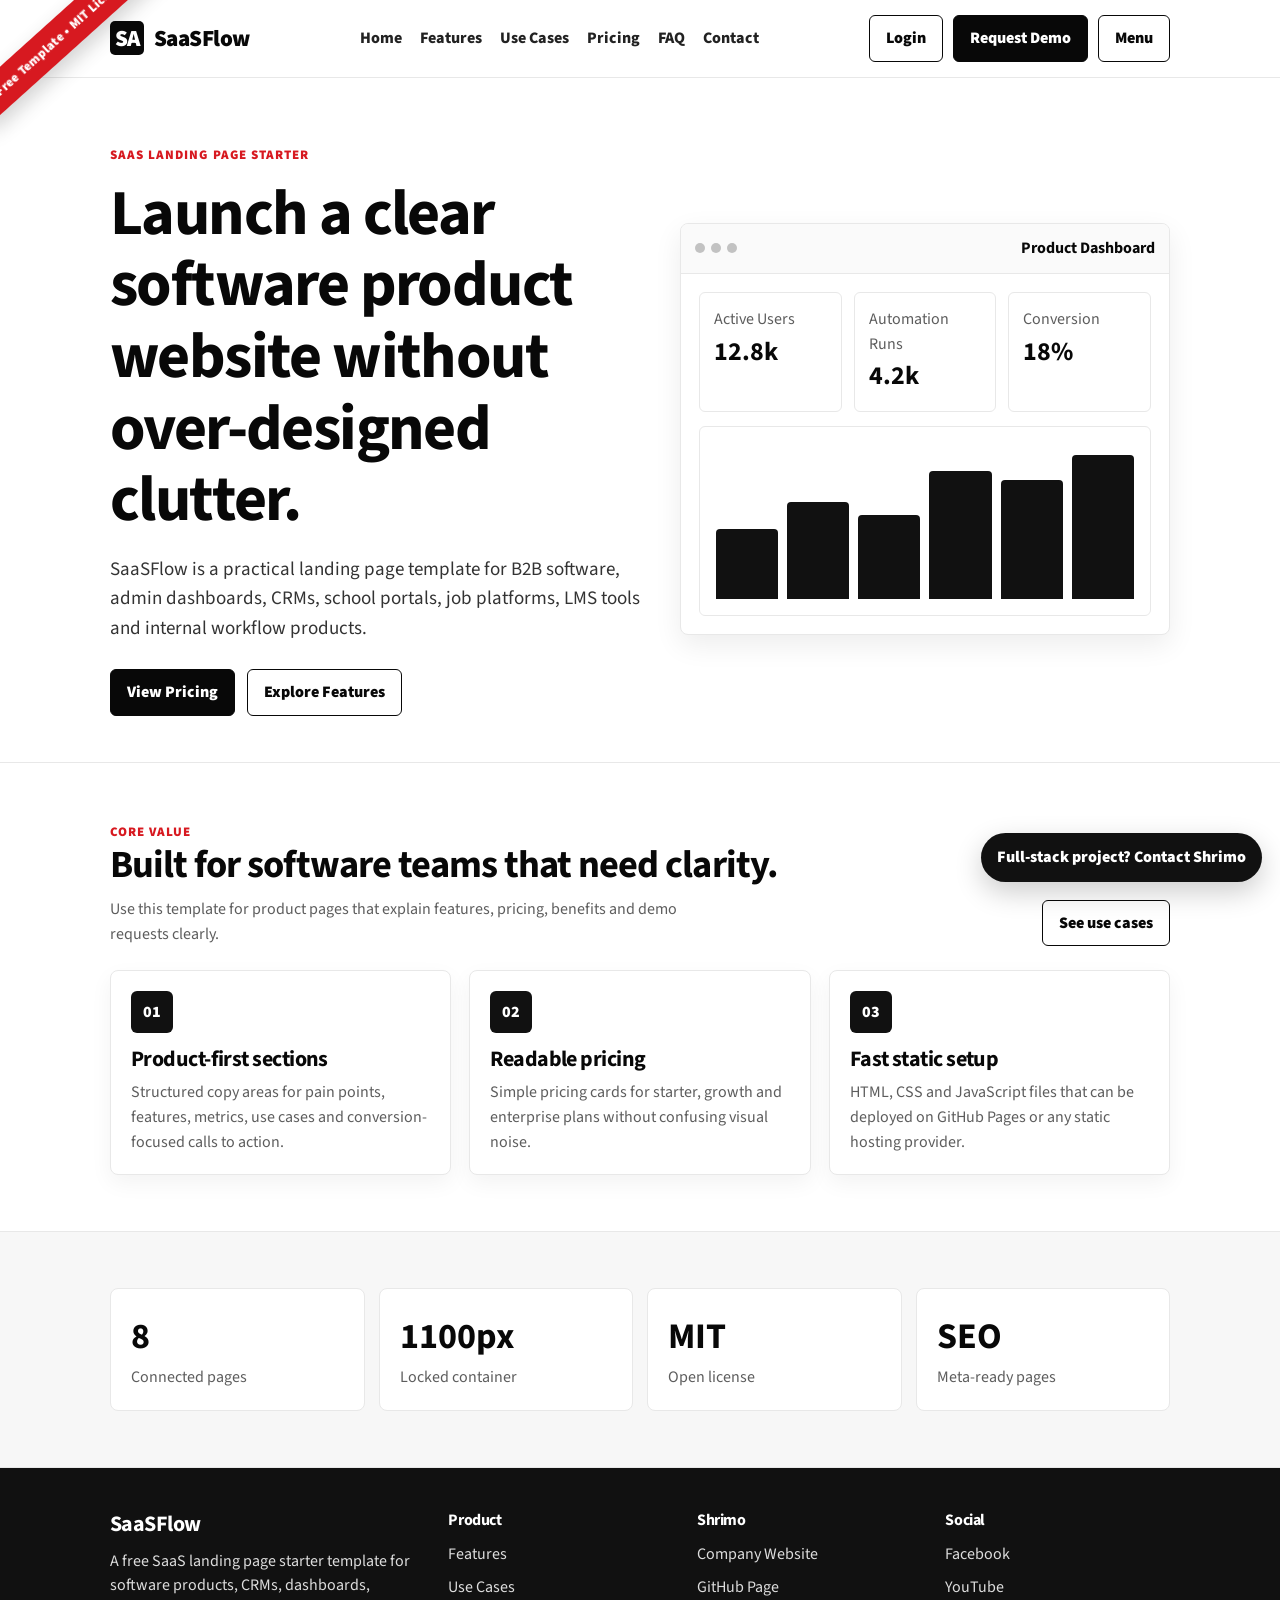
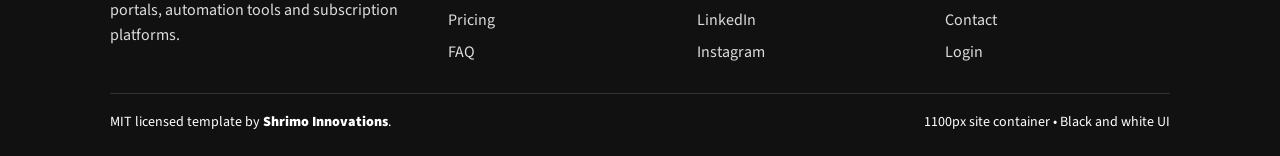
<file: index.html>
<!DOCTYPE html>
<html lang="en">
<head>
  <meta charset="UTF-8" />
  <meta name="viewport" content="width=device-width, initial-scale=1.0" />
  <title>SaaS Landing Page Starter Template - Free HTML Tailwind Website</title>
  <meta name="description" content="A free black and white SaaS landing page starter template for software products, dashboards, CRMs, portals and subscription tools." />
  <meta name="keywords" content="SaaS landing page template, free SaaS website, software landing page, product landing page, Shrimo Innovations" />
  <meta name="author" content="Shrimo Innovations" />
  <link rel="canonical" href="https://example.com/index.html" />
  <meta property="og:title" content="SaaS Landing Page Starter Template - Free HTML Tailwind Website" />
  <meta property="og:description" content="A free black and white SaaS landing page starter template for software products, dashboards, CRMs, portals and subscription tools." />
  <meta property="og:type" content="website" />
  <meta property="og:url" content="https://example.com/index.html" />
  <meta name="twitter:card" content="summary" />
  <meta name="twitter:title" content="SaaS Landing Page Starter Template - Free HTML Tailwind Website" />
  <meta name="twitter:description" content="A free black and white SaaS landing page starter template for software products, dashboards, CRMs, portals and subscription tools." />
  <link rel="preconnect" href="https://fonts.googleapis.com">
  <link rel="preconnect" href="https://fonts.gstatic.com" crossorigin>
  <link href="https://fonts.googleapis.com/css2?family=Source+Sans+3:wght@400;500;600;700;800;900&display=swap" rel="stylesheet">
  <link rel="stylesheet" href="assets/css/styles.css" />
</head>
<body>
<div class="free-ribbon">Free Template • MIT License</div>
<header class="header">
  <div class="site-container navbar">
    <a href="index.html" class="brand"><span class="brand-mark">SA</span><span>SaaSFlow</span></a>
    <nav class="nav-links" data-nav-links>
<a href="index.html">Home</a>
<a href="features.html">Features</a>
<a href="use-cases.html">Use Cases</a>
<a href="pricing.html">Pricing</a>
<a href="faq.html">FAQ</a>
<a href="contact.html">Contact</a>
</nav>
    <div class="nav-actions">
      <a class="btn" href="login.html">Login</a>
      <a class="btn btn-primary" href="contact.html">Request Demo</a>
      <button class="btn mobile-toggle" data-nav-toggle>Menu</button>
    </div>
  </div>
</header>

<main>
  <section class="hero">
    <div class="site-container hero-grid">
      <div>
        <span class="kicker">SaaS Landing Page Starter</span>
        <h1>Launch a clear software product website without over-designed clutter.</h1>
        <p class="lead">SaaSFlow is a practical landing page template for B2B software, admin dashboards, CRMs, school portals, job platforms, LMS tools and internal workflow products.</p>
        <div class="hero-actions">
          <a class="btn btn-primary" href="pricing.html">View Pricing</a>
          <a class="btn" href="features.html">Explore Features</a>
        </div>
      </div>
      <div class="product-shot">
        <div class="browser-top"><div class="dots"><span></span><span></span><span></span></div><strong>Product Dashboard</strong></div>
        <div class="mock-dashboard">
          <div class="mock-row">
            <div class="mock-card"><p>Active Users</p><strong>12.8k</strong></div>
            <div class="mock-card"><p>Automation Runs</p><strong>4.2k</strong></div>
            <div class="mock-card"><p>Conversion</p><strong>18%</strong></div>
          </div>
          <div class="mock-chart">
            <span style="height:45%"></span><span style="height:62%"></span><span style="height:54%"></span><span style="height:82%"></span><span style="height:76%"></span><span style="height:92%"></span>
          </div>
        </div>
      </div>
    </div>
  </section>

  <section class="section">
    <div class="site-container">
      <div class="section-head">
        <div><span class="kicker">Core Value</span><h2>Built for software teams that need clarity.</h2><p>Use this template for product pages that explain features, pricing, benefits and demo requests clearly.</p></div>
        <a class="btn" href="use-cases.html">See use cases</a>
      </div>
      <div class="grid-3">
        <div class="card card-pad"><div class="icon">01</div><h3>Product-first sections</h3><p>Structured copy areas for pain points, features, metrics, use cases and conversion-focused calls to action.</p></div>
        <div class="card card-pad"><div class="icon">02</div><h3>Readable pricing</h3><p>Simple pricing cards for starter, growth and enterprise plans without confusing visual noise.</p></div>
        <div class="card card-pad"><div class="icon">03</div><h3>Fast static setup</h3><p>HTML, CSS and JavaScript files that can be deployed on GitHub Pages or any static hosting provider.</p></div>
      </div>
    </div>
  </section>

  <section class="section section-soft">
    <div class="site-container stat-grid">
      <div class="stat"><strong>8</strong><p>Connected pages</p></div>
      <div class="stat"><strong>1100px</strong><p>Locked container</p></div>
      <div class="stat"><strong>MIT</strong><p>Open license</p></div>
      <div class="stat"><strong>SEO</strong><p>Meta-ready pages</p></div>
    </div>
  </section>
</main>

<a class="floating-cta" href="https://shrimo.com/" target="_blank" rel="noopener">Full-stack project? Contact Shrimo</a>
<footer class="footer">
  <div class="site-container">
    <div class="footer-grid">
      <div>
        <h3>SaaSFlow</h3>
        <p>A free SaaS landing page starter template for software products, CRMs, dashboards, portals, automation tools and subscription platforms.</p>
      </div>
      <div>
        <h4>Product</h4>
        <ul>
          <li><a href="features.html">Features</a></li>
          <li><a href="use-cases.html">Use Cases</a></li>
          <li><a href="pricing.html">Pricing</a></li>
          <li><a href="faq.html">FAQ</a></li>
        </ul>
      </div>
      <div>
        <h4>Shrimo</h4>
        <ul>
          <li><a href="https://shrimo.com/" target="_blank" rel="noopener">Company Website</a></li>
          <li><a href="https://github.com/shrimo-innovations" target="_blank" rel="noopener">GitHub Page</a></li>
          <li><a href="https://in.linkedin.com/company/shrimo-innovations" target="_blank" rel="noopener">LinkedIn</a></li>
          <li><a href="https://www.instagram.com/shrimo_innovations/" target="_blank" rel="noopener">Instagram</a></li>
        </ul>
      </div>
      <div>
        <h4>Social</h4>
        <ul>
          <li><a href="https://www.facebook.com/shrimoinnovations/" target="_blank" rel="noopener">Facebook</a></li>
          <li><a href="https://www.youtube.com/@shrimo-innovations" target="_blank" rel="noopener">YouTube</a></li>
          <li><a href="contact.html">Contact</a></li>
          <li><a href="login.html">Login</a></li>
        </ul>
      </div>
    </div>
    <div class="credit">
      <span>MIT licensed template by <a href="https://shrimo.com/" target="_blank" rel="noopener">Shrimo Innovations</a>.</span>
      <span>1100px site container • Black and white UI</span>
    </div>
  </div>
</footer>
<script src="assets/js/main.js"></script>
</body>
</html>
</file>
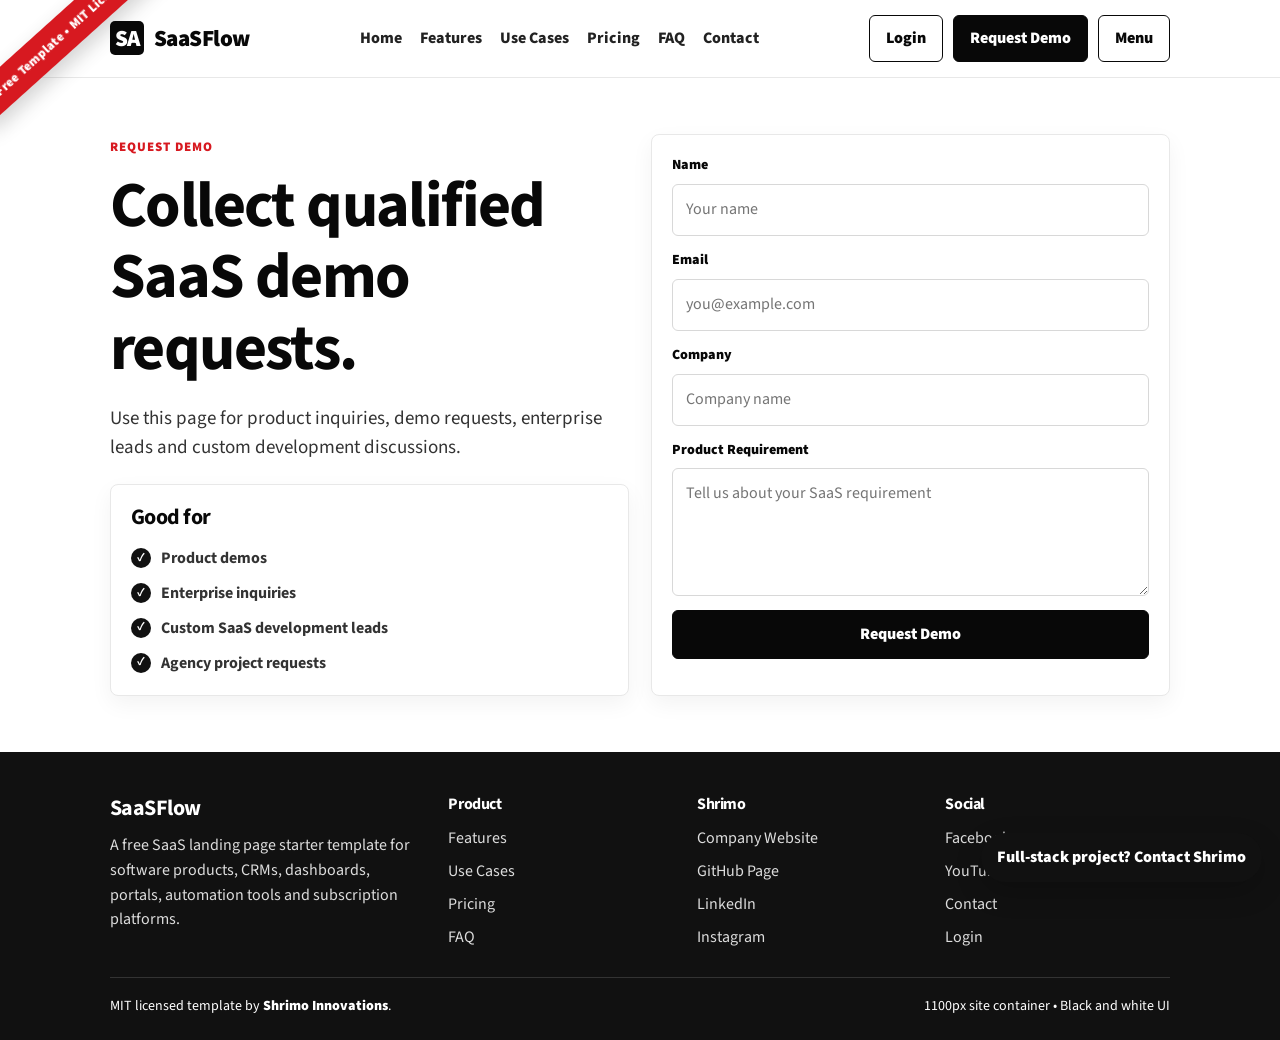
<file: contact.html>
<!DOCTYPE html>
<html lang="en">
<head>
  <meta charset="UTF-8" />
  <meta name="viewport" content="width=device-width, initial-scale=1.0" />
  <title>Contact - SaaS Landing Page Starter Template</title>
  <meta name="description" content="Contact and demo request page for a SaaS landing page starter template." />
  <meta name="keywords" content="SaaS landing page template, free SaaS website, software landing page, product landing page, Shrimo Innovations" />
  <meta name="author" content="Shrimo Innovations" />
  <link rel="canonical" href="https://example.com/contact.html" />
  <meta property="og:title" content="Contact - SaaS Landing Page Starter Template" />
  <meta property="og:description" content="Contact and demo request page for a SaaS landing page starter template." />
  <meta property="og:type" content="website" />
  <meta property="og:url" content="https://example.com/contact.html" />
  <meta name="twitter:card" content="summary" />
  <meta name="twitter:title" content="Contact - SaaS Landing Page Starter Template" />
  <meta name="twitter:description" content="Contact and demo request page for a SaaS landing page starter template." />
  <link rel="preconnect" href="https://fonts.googleapis.com">
  <link rel="preconnect" href="https://fonts.gstatic.com" crossorigin>
  <link href="https://fonts.googleapis.com/css2?family=Source+Sans+3:wght@400;500;600;700;800;900&display=swap" rel="stylesheet">
  <link rel="stylesheet" href="assets/css/styles.css" />
</head>
<body>
<div class="free-ribbon">Free Template • MIT License</div>
<header class="header">
  <div class="site-container navbar">
    <a href="index.html" class="brand"><span class="brand-mark">SA</span><span>SaaSFlow</span></a>
    <nav class="nav-links" data-nav-links>
<a href="index.html">Home</a>
<a href="features.html">Features</a>
<a href="use-cases.html">Use Cases</a>
<a href="pricing.html">Pricing</a>
<a href="faq.html">FAQ</a>
<a href="contact.html">Contact</a>
</nav>
    <div class="nav-actions">
      <a class="btn" href="login.html">Login</a>
      <a class="btn btn-primary" href="contact.html">Request Demo</a>
      <button class="btn mobile-toggle" data-nav-toggle>Menu</button>
    </div>
  </div>
</header>

<main class="section">
  <div class="site-container grid-2">
    <div>
      <span class="kicker">Request Demo</span>
      <h1>Collect qualified SaaS demo requests.</h1>
      <p class="lead">Use this page for product inquiries, demo requests, enterprise leads and custom development discussions.</p>
      <div class="card card-pad" style="margin-top:22px;">
        <h3>Good for</h3>
        <ul class="check-list"><li>Product demos</li><li>Enterprise inquiries</li><li>Custom SaaS development leads</li><li>Agency project requests</li></ul>
      </div>
    </div>
    <form class="card card-pad form-grid" data-demo-form>
      <div class="field"><label>Name</label><input class="input" required placeholder="Your name"></div>
      <div class="field"><label>Email</label><input class="input" type="email" required placeholder="you@example.com"></div>
      <div class="field"><label>Company</label><input class="input" placeholder="Company name"></div>
      <div class="field"><label>Product Requirement</label><textarea class="textarea" required placeholder="Tell us about your SaaS requirement"></textarea></div>
      <button class="btn btn-primary" type="submit">Request Demo</button>
      <p data-form-message></p>
    </form>
  </div>
</main>

<a class="floating-cta" href="https://shrimo.com/" target="_blank" rel="noopener">Full-stack project? Contact Shrimo</a>
<footer class="footer">
  <div class="site-container">
    <div class="footer-grid">
      <div>
        <h3>SaaSFlow</h3>
        <p>A free SaaS landing page starter template for software products, CRMs, dashboards, portals, automation tools and subscription platforms.</p>
      </div>
      <div>
        <h4>Product</h4>
        <ul>
          <li><a href="features.html">Features</a></li>
          <li><a href="use-cases.html">Use Cases</a></li>
          <li><a href="pricing.html">Pricing</a></li>
          <li><a href="faq.html">FAQ</a></li>
        </ul>
      </div>
      <div>
        <h4>Shrimo</h4>
        <ul>
          <li><a href="https://shrimo.com/" target="_blank" rel="noopener">Company Website</a></li>
          <li><a href="https://github.com/shrimo-innovations" target="_blank" rel="noopener">GitHub Page</a></li>
          <li><a href="https://in.linkedin.com/company/shrimo-innovations" target="_blank" rel="noopener">LinkedIn</a></li>
          <li><a href="https://www.instagram.com/shrimo_innovations/" target="_blank" rel="noopener">Instagram</a></li>
        </ul>
      </div>
      <div>
        <h4>Social</h4>
        <ul>
          <li><a href="https://www.facebook.com/shrimoinnovations/" target="_blank" rel="noopener">Facebook</a></li>
          <li><a href="https://www.youtube.com/@shrimo-innovations" target="_blank" rel="noopener">YouTube</a></li>
          <li><a href="contact.html">Contact</a></li>
          <li><a href="login.html">Login</a></li>
        </ul>
      </div>
    </div>
    <div class="credit">
      <span>MIT licensed template by <a href="https://shrimo.com/" target="_blank" rel="noopener">Shrimo Innovations</a>.</span>
      <span>1100px site container • Black and white UI</span>
    </div>
  </div>
</footer>
<script src="assets/js/main.js"></script>
</body>
</html>
</file>
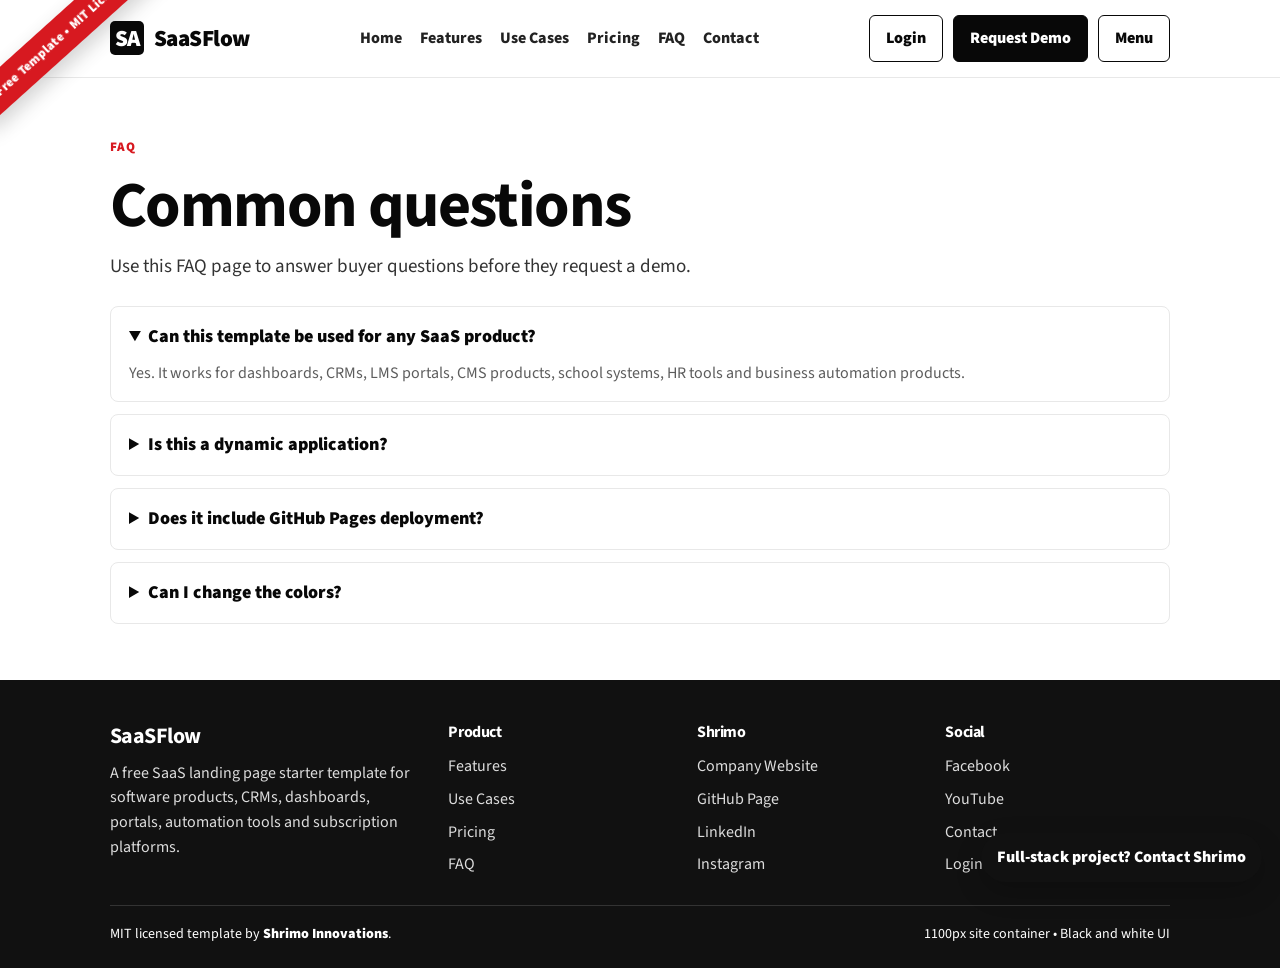
<file: faq.html>
<!DOCTYPE html>
<html lang="en">
<head>
  <meta charset="UTF-8" />
  <meta name="viewport" content="width=device-width, initial-scale=1.0" />
  <title>FAQ - SaaS Landing Page Starter Template</title>
  <meta name="description" content="FAQ page for a SaaS landing page template with common product, deployment and customization questions." />
  <meta name="keywords" content="SaaS landing page template, free SaaS website, software landing page, product landing page, Shrimo Innovations" />
  <meta name="author" content="Shrimo Innovations" />
  <link rel="canonical" href="https://example.com/faq.html" />
  <meta property="og:title" content="FAQ - SaaS Landing Page Starter Template" />
  <meta property="og:description" content="FAQ page for a SaaS landing page template with common product, deployment and customization questions." />
  <meta property="og:type" content="website" />
  <meta property="og:url" content="https://example.com/faq.html" />
  <meta name="twitter:card" content="summary" />
  <meta name="twitter:title" content="FAQ - SaaS Landing Page Starter Template" />
  <meta name="twitter:description" content="FAQ page for a SaaS landing page template with common product, deployment and customization questions." />
  <link rel="preconnect" href="https://fonts.googleapis.com">
  <link rel="preconnect" href="https://fonts.gstatic.com" crossorigin>
  <link href="https://fonts.googleapis.com/css2?family=Source+Sans+3:wght@400;500;600;700;800;900&display=swap" rel="stylesheet">
  <link rel="stylesheet" href="assets/css/styles.css" />
</head>
<body>
<div class="free-ribbon">Free Template • MIT License</div>
<header class="header">
  <div class="site-container navbar">
    <a href="index.html" class="brand"><span class="brand-mark">SA</span><span>SaaSFlow</span></a>
    <nav class="nav-links" data-nav-links>
<a href="index.html">Home</a>
<a href="features.html">Features</a>
<a href="use-cases.html">Use Cases</a>
<a href="pricing.html">Pricing</a>
<a href="faq.html">FAQ</a>
<a href="contact.html">Contact</a>
</nav>
    <div class="nav-actions">
      <a class="btn" href="login.html">Login</a>
      <a class="btn btn-primary" href="contact.html">Request Demo</a>
      <button class="btn mobile-toggle" data-nav-toggle>Menu</button>
    </div>
  </div>
</header>

<main class="section">
  <div class="site-container">
    <div class="section-head"><div><span class="kicker">FAQ</span><h1>Common questions</h1><p class="lead">Use this FAQ page to answer buyer questions before they request a demo.</p></div></div>
    <div class="faq">
      <details open><summary>Can this template be used for any SaaS product?</summary><p>Yes. It works for dashboards, CRMs, LMS portals, CMS products, school systems, HR tools and business automation products.</p></details>
      <details><summary>Is this a dynamic application?</summary><p>No. This is a static frontend starter. You can connect it to a backend when needed.</p></details>
      <details><summary>Does it include GitHub Pages deployment?</summary><p>Yes. The package includes `.github/workflows/static.yml` for automatic GitHub Pages deployment.</p></details>
      <details><summary>Can I change the colors?</summary><p>Yes. The default style is black and white with a red ribbon, but you can customize it for your brand.</p></details>
    </div>
  </div>
</main>

<a class="floating-cta" href="https://shrimo.com/" target="_blank" rel="noopener">Full-stack project? Contact Shrimo</a>
<footer class="footer">
  <div class="site-container">
    <div class="footer-grid">
      <div>
        <h3>SaaSFlow</h3>
        <p>A free SaaS landing page starter template for software products, CRMs, dashboards, portals, automation tools and subscription platforms.</p>
      </div>
      <div>
        <h4>Product</h4>
        <ul>
          <li><a href="features.html">Features</a></li>
          <li><a href="use-cases.html">Use Cases</a></li>
          <li><a href="pricing.html">Pricing</a></li>
          <li><a href="faq.html">FAQ</a></li>
        </ul>
      </div>
      <div>
        <h4>Shrimo</h4>
        <ul>
          <li><a href="https://shrimo.com/" target="_blank" rel="noopener">Company Website</a></li>
          <li><a href="https://github.com/shrimo-innovations" target="_blank" rel="noopener">GitHub Page</a></li>
          <li><a href="https://in.linkedin.com/company/shrimo-innovations" target="_blank" rel="noopener">LinkedIn</a></li>
          <li><a href="https://www.instagram.com/shrimo_innovations/" target="_blank" rel="noopener">Instagram</a></li>
        </ul>
      </div>
      <div>
        <h4>Social</h4>
        <ul>
          <li><a href="https://www.facebook.com/shrimoinnovations/" target="_blank" rel="noopener">Facebook</a></li>
          <li><a href="https://www.youtube.com/@shrimo-innovations" target="_blank" rel="noopener">YouTube</a></li>
          <li><a href="contact.html">Contact</a></li>
          <li><a href="login.html">Login</a></li>
        </ul>
      </div>
    </div>
    <div class="credit">
      <span>MIT licensed template by <a href="https://shrimo.com/" target="_blank" rel="noopener">Shrimo Innovations</a>.</span>
      <span>1100px site container • Black and white UI</span>
    </div>
  </div>
</footer>
<script src="assets/js/main.js"></script>
</body>
</html>
</file>
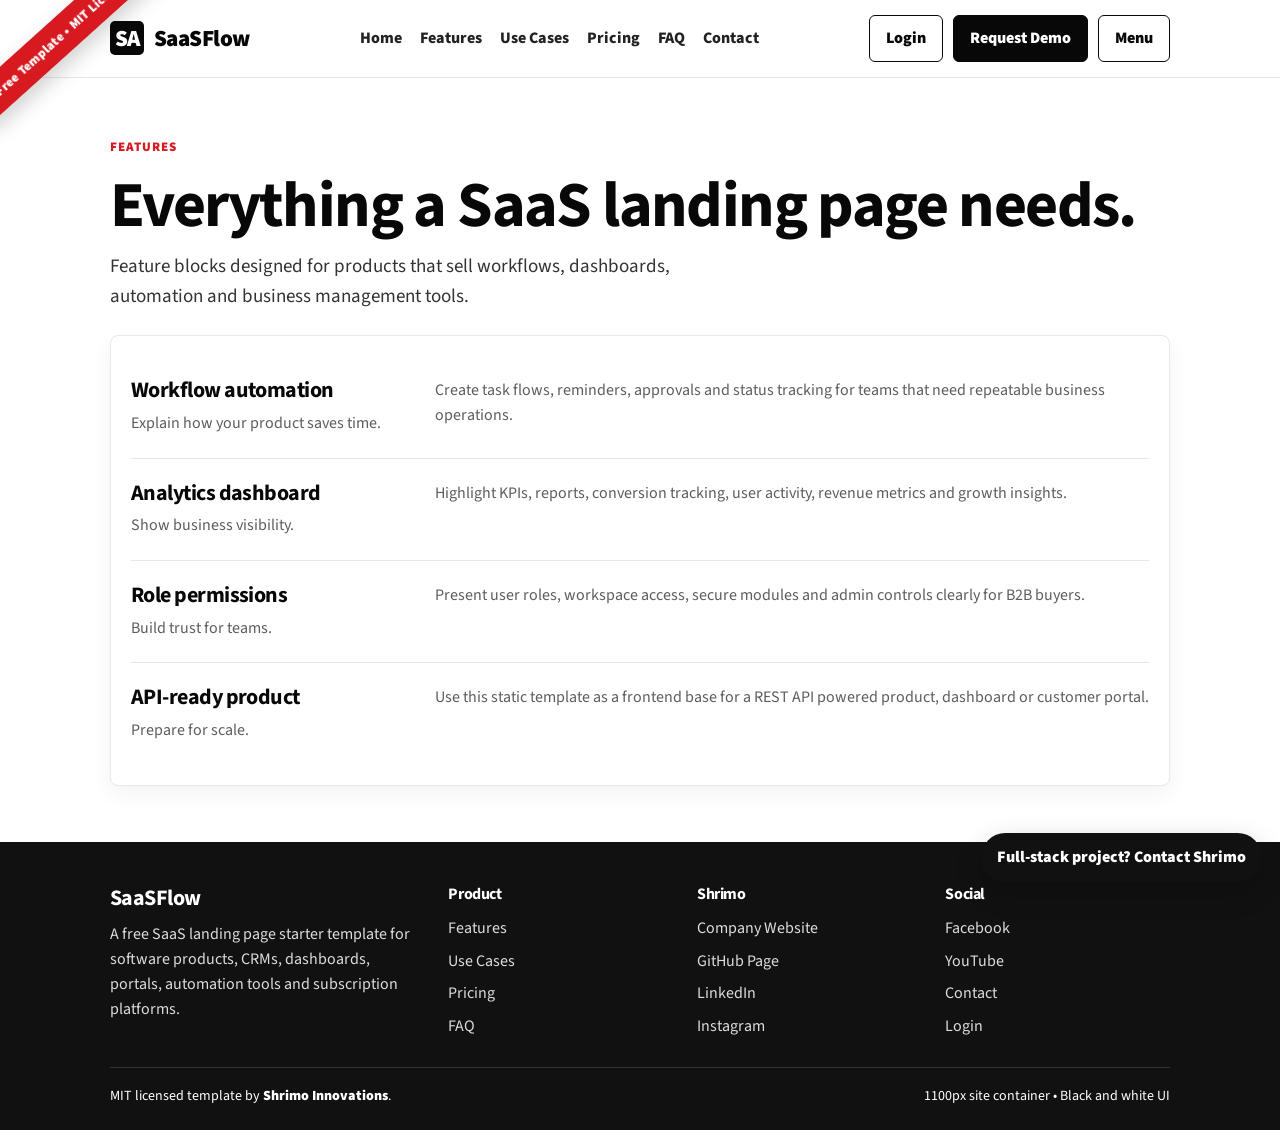
<file: features.html>
<!DOCTYPE html>
<html lang="en">
<head>
  <meta charset="UTF-8" />
  <meta name="viewport" content="width=device-width, initial-scale=1.0" />
  <title>Features - SaaS Landing Page Starter Template</title>
  <meta name="description" content="Feature page for a free SaaS landing page template with product modules, automation, analytics and dashboard sections." />
  <meta name="keywords" content="SaaS landing page template, free SaaS website, software landing page, product landing page, Shrimo Innovations" />
  <meta name="author" content="Shrimo Innovations" />
  <link rel="canonical" href="https://example.com/features.html" />
  <meta property="og:title" content="Features - SaaS Landing Page Starter Template" />
  <meta property="og:description" content="Feature page for a free SaaS landing page template with product modules, automation, analytics and dashboard sections." />
  <meta property="og:type" content="website" />
  <meta property="og:url" content="https://example.com/features.html" />
  <meta name="twitter:card" content="summary" />
  <meta name="twitter:title" content="Features - SaaS Landing Page Starter Template" />
  <meta name="twitter:description" content="Feature page for a free SaaS landing page template with product modules, automation, analytics and dashboard sections." />
  <link rel="preconnect" href="https://fonts.googleapis.com">
  <link rel="preconnect" href="https://fonts.gstatic.com" crossorigin>
  <link href="https://fonts.googleapis.com/css2?family=Source+Sans+3:wght@400;500;600;700;800;900&display=swap" rel="stylesheet">
  <link rel="stylesheet" href="assets/css/styles.css" />
</head>
<body>
<div class="free-ribbon">Free Template • MIT License</div>
<header class="header">
  <div class="site-container navbar">
    <a href="index.html" class="brand"><span class="brand-mark">SA</span><span>SaaSFlow</span></a>
    <nav class="nav-links" data-nav-links>
<a href="index.html">Home</a>
<a href="features.html">Features</a>
<a href="use-cases.html">Use Cases</a>
<a href="pricing.html">Pricing</a>
<a href="faq.html">FAQ</a>
<a href="contact.html">Contact</a>
</nav>
    <div class="nav-actions">
      <a class="btn" href="login.html">Login</a>
      <a class="btn btn-primary" href="contact.html">Request Demo</a>
      <button class="btn mobile-toggle" data-nav-toggle>Menu</button>
    </div>
  </div>
</header>

<main class="section">
  <div class="site-container">
    <div class="section-head"><div><span class="kicker">Features</span><h1>Everything a SaaS landing page needs.</h1><p class="lead">Feature blocks designed for products that sell workflows, dashboards, automation and business management tools.</p></div></div>
    <div class="card card-pad">
      <div class="feature-row"><div><h3>Workflow automation</h3><p>Explain how your product saves time.</p></div><p>Create task flows, reminders, approvals and status tracking for teams that need repeatable business operations.</p></div>
      <div class="feature-row"><div><h3>Analytics dashboard</h3><p>Show business visibility.</p></div><p>Highlight KPIs, reports, conversion tracking, user activity, revenue metrics and growth insights.</p></div>
      <div class="feature-row"><div><h3>Role permissions</h3><p>Build trust for teams.</p></div><p>Present user roles, workspace access, secure modules and admin controls clearly for B2B buyers.</p></div>
      <div class="feature-row"><div><h3>API-ready product</h3><p>Prepare for scale.</p></div><p>Use this static template as a frontend base for a REST API powered product, dashboard or customer portal.</p></div>
    </div>
  </div>
</main>

<a class="floating-cta" href="https://shrimo.com/" target="_blank" rel="noopener">Full-stack project? Contact Shrimo</a>
<footer class="footer">
  <div class="site-container">
    <div class="footer-grid">
      <div>
        <h3>SaaSFlow</h3>
        <p>A free SaaS landing page starter template for software products, CRMs, dashboards, portals, automation tools and subscription platforms.</p>
      </div>
      <div>
        <h4>Product</h4>
        <ul>
          <li><a href="features.html">Features</a></li>
          <li><a href="use-cases.html">Use Cases</a></li>
          <li><a href="pricing.html">Pricing</a></li>
          <li><a href="faq.html">FAQ</a></li>
        </ul>
      </div>
      <div>
        <h4>Shrimo</h4>
        <ul>
          <li><a href="https://shrimo.com/" target="_blank" rel="noopener">Company Website</a></li>
          <li><a href="https://github.com/shrimo-innovations" target="_blank" rel="noopener">GitHub Page</a></li>
          <li><a href="https://in.linkedin.com/company/shrimo-innovations" target="_blank" rel="noopener">LinkedIn</a></li>
          <li><a href="https://www.instagram.com/shrimo_innovations/" target="_blank" rel="noopener">Instagram</a></li>
        </ul>
      </div>
      <div>
        <h4>Social</h4>
        <ul>
          <li><a href="https://www.facebook.com/shrimoinnovations/" target="_blank" rel="noopener">Facebook</a></li>
          <li><a href="https://www.youtube.com/@shrimo-innovations" target="_blank" rel="noopener">YouTube</a></li>
          <li><a href="contact.html">Contact</a></li>
          <li><a href="login.html">Login</a></li>
        </ul>
      </div>
    </div>
    <div class="credit">
      <span>MIT licensed template by <a href="https://shrimo.com/" target="_blank" rel="noopener">Shrimo Innovations</a>.</span>
      <span>1100px site container • Black and white UI</span>
    </div>
  </div>
</footer>
<script src="assets/js/main.js"></script>
</body>
</html>
</file>
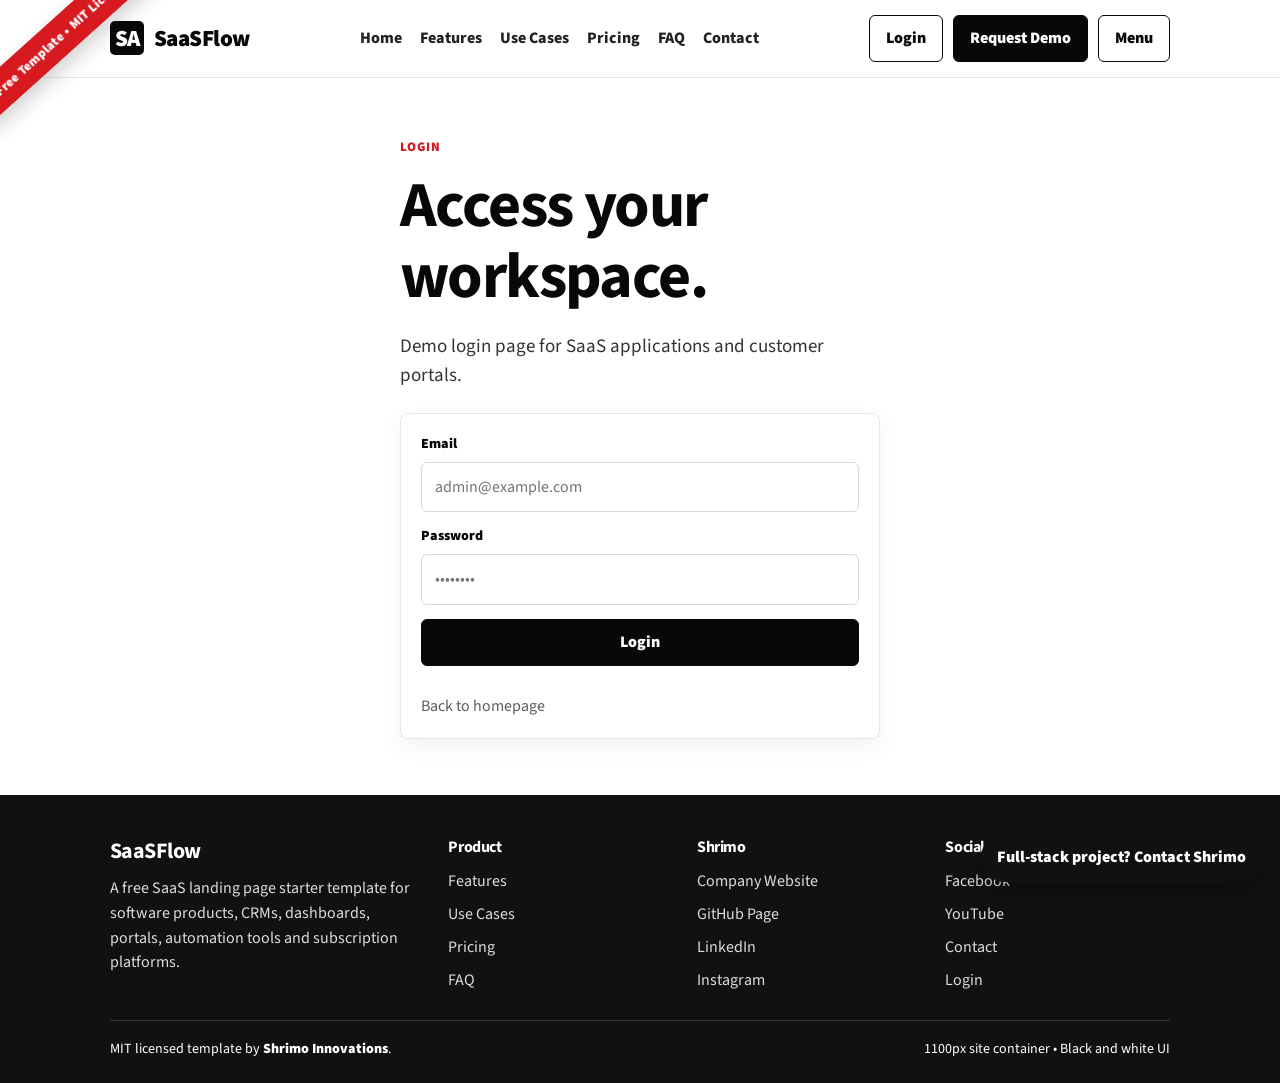
<file: login.html>
<!DOCTYPE html>
<html lang="en">
<head>
  <meta charset="UTF-8" />
  <meta name="viewport" content="width=device-width, initial-scale=1.0" />
  <title>Login - SaaS Landing Page Starter Template</title>
  <meta name="description" content="Login page for a SaaS landing page starter template." />
  <meta name="keywords" content="SaaS landing page template, free SaaS website, software landing page, product landing page, Shrimo Innovations" />
  <meta name="author" content="Shrimo Innovations" />
  <link rel="canonical" href="https://example.com/login.html" />
  <meta property="og:title" content="Login - SaaS Landing Page Starter Template" />
  <meta property="og:description" content="Login page for a SaaS landing page starter template." />
  <meta property="og:type" content="website" />
  <meta property="og:url" content="https://example.com/login.html" />
  <meta name="twitter:card" content="summary" />
  <meta name="twitter:title" content="Login - SaaS Landing Page Starter Template" />
  <meta name="twitter:description" content="Login page for a SaaS landing page starter template." />
  <link rel="preconnect" href="https://fonts.googleapis.com">
  <link rel="preconnect" href="https://fonts.gstatic.com" crossorigin>
  <link href="https://fonts.googleapis.com/css2?family=Source+Sans+3:wght@400;500;600;700;800;900&display=swap" rel="stylesheet">
  <link rel="stylesheet" href="assets/css/styles.css" />
</head>
<body>
<div class="free-ribbon">Free Template • MIT License</div>
<header class="header">
  <div class="site-container navbar">
    <a href="index.html" class="brand"><span class="brand-mark">SA</span><span>SaaSFlow</span></a>
    <nav class="nav-links" data-nav-links>
<a href="index.html">Home</a>
<a href="features.html">Features</a>
<a href="use-cases.html">Use Cases</a>
<a href="pricing.html">Pricing</a>
<a href="faq.html">FAQ</a>
<a href="contact.html">Contact</a>
</nav>
    <div class="nav-actions">
      <a class="btn" href="login.html">Login</a>
      <a class="btn btn-primary" href="contact.html">Request Demo</a>
      <button class="btn mobile-toggle" data-nav-toggle>Menu</button>
    </div>
  </div>
</header>

<main class="section">
  <div class="site-container" style="max-width:520px !important;">
    <span class="kicker">Login</span>
    <h1>Access your workspace.</h1>
    <p class="lead">Demo login page for SaaS applications and customer portals.</p>
    <form class="card card-pad form-grid" data-demo-form style="margin-top:22px;">
      <div class="field"><label>Email</label><input class="input" type="email" required placeholder="admin@example.com"></div>
      <div class="field"><label>Password</label><input class="input" type="password" required placeholder="••••••••"></div>
      <button class="btn btn-primary" type="submit">Login</button>
      <p data-form-message></p>
      <p><a href="index.html">Back to homepage</a></p>
    </form>
  </div>
</main>

<a class="floating-cta" href="https://shrimo.com/" target="_blank" rel="noopener">Full-stack project? Contact Shrimo</a>
<footer class="footer">
  <div class="site-container">
    <div class="footer-grid">
      <div>
        <h3>SaaSFlow</h3>
        <p>A free SaaS landing page starter template for software products, CRMs, dashboards, portals, automation tools and subscription platforms.</p>
      </div>
      <div>
        <h4>Product</h4>
        <ul>
          <li><a href="features.html">Features</a></li>
          <li><a href="use-cases.html">Use Cases</a></li>
          <li><a href="pricing.html">Pricing</a></li>
          <li><a href="faq.html">FAQ</a></li>
        </ul>
      </div>
      <div>
        <h4>Shrimo</h4>
        <ul>
          <li><a href="https://shrimo.com/" target="_blank" rel="noopener">Company Website</a></li>
          <li><a href="https://github.com/shrimo-innovations" target="_blank" rel="noopener">GitHub Page</a></li>
          <li><a href="https://in.linkedin.com/company/shrimo-innovations" target="_blank" rel="noopener">LinkedIn</a></li>
          <li><a href="https://www.instagram.com/shrimo_innovations/" target="_blank" rel="noopener">Instagram</a></li>
        </ul>
      </div>
      <div>
        <h4>Social</h4>
        <ul>
          <li><a href="https://www.facebook.com/shrimoinnovations/" target="_blank" rel="noopener">Facebook</a></li>
          <li><a href="https://www.youtube.com/@shrimo-innovations" target="_blank" rel="noopener">YouTube</a></li>
          <li><a href="contact.html">Contact</a></li>
          <li><a href="login.html">Login</a></li>
        </ul>
      </div>
    </div>
    <div class="credit">
      <span>MIT licensed template by <a href="https://shrimo.com/" target="_blank" rel="noopener">Shrimo Innovations</a>.</span>
      <span>1100px site container • Black and white UI</span>
    </div>
  </div>
</footer>
<script src="assets/js/main.js"></script>
</body>
</html>
</file>
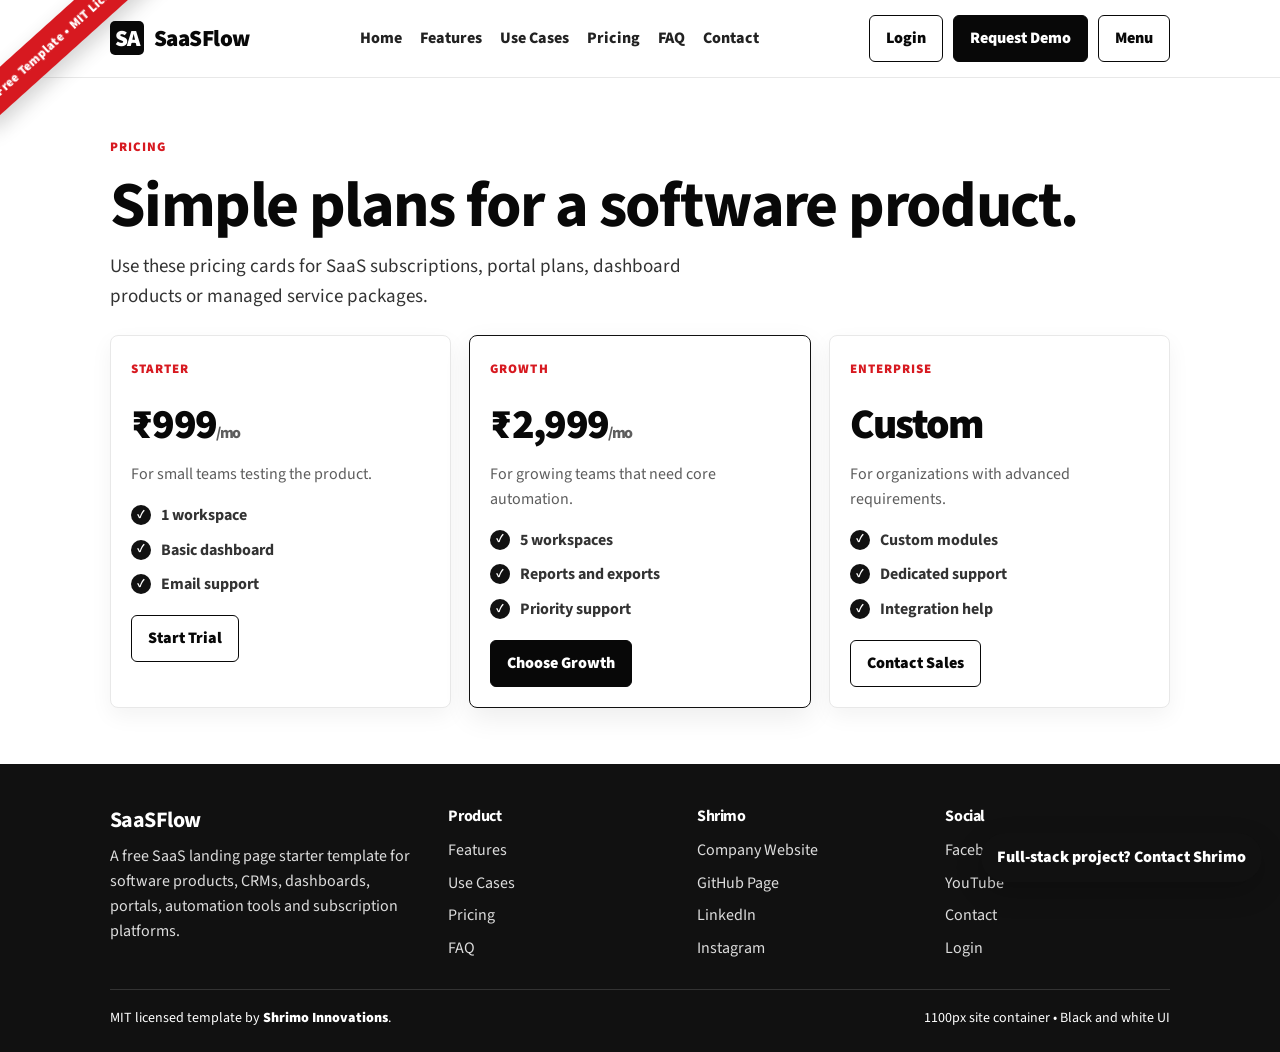
<file: pricing.html>
<!DOCTYPE html>
<html lang="en">
<head>
  <meta charset="UTF-8" />
  <meta name="viewport" content="width=device-width, initial-scale=1.0" />
  <title>Pricing - SaaS Landing Page Starter Template</title>
  <meta name="description" content="Pricing page for a free SaaS landing page template with starter, growth and enterprise plan cards." />
  <meta name="keywords" content="SaaS landing page template, free SaaS website, software landing page, product landing page, Shrimo Innovations" />
  <meta name="author" content="Shrimo Innovations" />
  <link rel="canonical" href="https://example.com/pricing.html" />
  <meta property="og:title" content="Pricing - SaaS Landing Page Starter Template" />
  <meta property="og:description" content="Pricing page for a free SaaS landing page template with starter, growth and enterprise plan cards." />
  <meta property="og:type" content="website" />
  <meta property="og:url" content="https://example.com/pricing.html" />
  <meta name="twitter:card" content="summary" />
  <meta name="twitter:title" content="Pricing - SaaS Landing Page Starter Template" />
  <meta name="twitter:description" content="Pricing page for a free SaaS landing page template with starter, growth and enterprise plan cards." />
  <link rel="preconnect" href="https://fonts.googleapis.com">
  <link rel="preconnect" href="https://fonts.gstatic.com" crossorigin>
  <link href="https://fonts.googleapis.com/css2?family=Source+Sans+3:wght@400;500;600;700;800;900&display=swap" rel="stylesheet">
  <link rel="stylesheet" href="assets/css/styles.css" />
</head>
<body>
<div class="free-ribbon">Free Template • MIT License</div>
<header class="header">
  <div class="site-container navbar">
    <a href="index.html" class="brand"><span class="brand-mark">SA</span><span>SaaSFlow</span></a>
    <nav class="nav-links" data-nav-links>
<a href="index.html">Home</a>
<a href="features.html">Features</a>
<a href="use-cases.html">Use Cases</a>
<a href="pricing.html">Pricing</a>
<a href="faq.html">FAQ</a>
<a href="contact.html">Contact</a>
</nav>
    <div class="nav-actions">
      <a class="btn" href="login.html">Login</a>
      <a class="btn btn-primary" href="contact.html">Request Demo</a>
      <button class="btn mobile-toggle" data-nav-toggle>Menu</button>
    </div>
  </div>
</header>

<main class="section">
  <div class="site-container">
    <div class="section-head"><div><span class="kicker">Pricing</span><h1>Simple plans for a software product.</h1><p class="lead">Use these pricing cards for SaaS subscriptions, portal plans, dashboard products or managed service packages.</p></div></div>
    <div class="grid-3">
      <div class="card card-pad"><span class="kicker">Starter</span><div class="price">₹999<span>/mo</span></div><p>For small teams testing the product.</p><ul class="check-list"><li>1 workspace</li><li>Basic dashboard</li><li>Email support</li></ul><a class="btn" style="margin-top:18px;" href="contact.html">Start Trial</a></div>
      <div class="card card-pad" style="border-color:#111;box-shadow:var(--shadow);"><span class="kicker">Growth</span><div class="price">₹2,999<span>/mo</span></div><p>For growing teams that need core automation.</p><ul class="check-list"><li>5 workspaces</li><li>Reports and exports</li><li>Priority support</li></ul><a class="btn btn-primary" style="margin-top:18px;" href="contact.html">Choose Growth</a></div>
      <div class="card card-pad"><span class="kicker">Enterprise</span><div class="price">Custom</div><p>For organizations with advanced requirements.</p><ul class="check-list"><li>Custom modules</li><li>Dedicated support</li><li>Integration help</li></ul><a class="btn" style="margin-top:18px;" href="contact.html">Contact Sales</a></div>
    </div>
  </div>
</main>

<a class="floating-cta" href="https://shrimo.com/" target="_blank" rel="noopener">Full-stack project? Contact Shrimo</a>
<footer class="footer">
  <div class="site-container">
    <div class="footer-grid">
      <div>
        <h3>SaaSFlow</h3>
        <p>A free SaaS landing page starter template for software products, CRMs, dashboards, portals, automation tools and subscription platforms.</p>
      </div>
      <div>
        <h4>Product</h4>
        <ul>
          <li><a href="features.html">Features</a></li>
          <li><a href="use-cases.html">Use Cases</a></li>
          <li><a href="pricing.html">Pricing</a></li>
          <li><a href="faq.html">FAQ</a></li>
        </ul>
      </div>
      <div>
        <h4>Shrimo</h4>
        <ul>
          <li><a href="https://shrimo.com/" target="_blank" rel="noopener">Company Website</a></li>
          <li><a href="https://github.com/shrimo-innovations" target="_blank" rel="noopener">GitHub Page</a></li>
          <li><a href="https://in.linkedin.com/company/shrimo-innovations" target="_blank" rel="noopener">LinkedIn</a></li>
          <li><a href="https://www.instagram.com/shrimo_innovations/" target="_blank" rel="noopener">Instagram</a></li>
        </ul>
      </div>
      <div>
        <h4>Social</h4>
        <ul>
          <li><a href="https://www.facebook.com/shrimoinnovations/" target="_blank" rel="noopener">Facebook</a></li>
          <li><a href="https://www.youtube.com/@shrimo-innovations" target="_blank" rel="noopener">YouTube</a></li>
          <li><a href="contact.html">Contact</a></li>
          <li><a href="login.html">Login</a></li>
        </ul>
      </div>
    </div>
    <div class="credit">
      <span>MIT licensed template by <a href="https://shrimo.com/" target="_blank" rel="noopener">Shrimo Innovations</a>.</span>
      <span>1100px site container • Black and white UI</span>
    </div>
  </div>
</footer>
<script src="assets/js/main.js"></script>
</body>
</html>
</file>
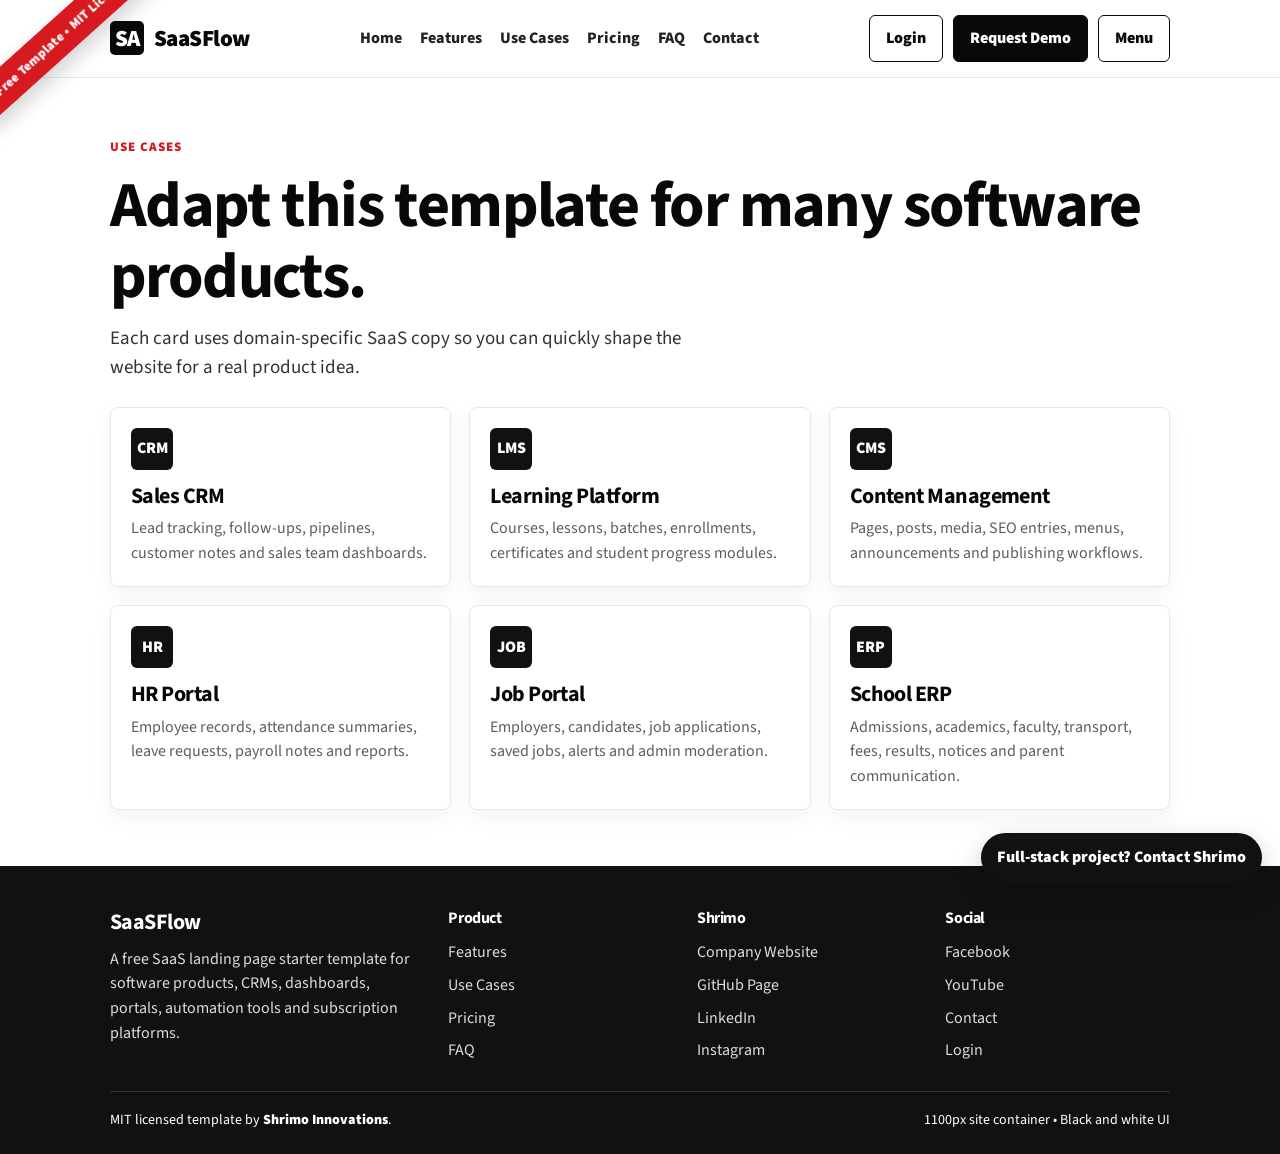
<file: use-cases.html>
<!DOCTYPE html>
<html lang="en">
<head>
  <meta charset="UTF-8" />
  <meta name="viewport" content="width=device-width, initial-scale=1.0" />
  <title>Use Cases - SaaS Landing Page Starter Template</title>
  <meta name="description" content="Use case page for SaaS products including CRM, LMS, CMS, HR portals, school dashboards and job platforms." />
  <meta name="keywords" content="SaaS landing page template, free SaaS website, software landing page, product landing page, Shrimo Innovations" />
  <meta name="author" content="Shrimo Innovations" />
  <link rel="canonical" href="https://example.com/use-cases.html" />
  <meta property="og:title" content="Use Cases - SaaS Landing Page Starter Template" />
  <meta property="og:description" content="Use case page for SaaS products including CRM, LMS, CMS, HR portals, school dashboards and job platforms." />
  <meta property="og:type" content="website" />
  <meta property="og:url" content="https://example.com/use-cases.html" />
  <meta name="twitter:card" content="summary" />
  <meta name="twitter:title" content="Use Cases - SaaS Landing Page Starter Template" />
  <meta name="twitter:description" content="Use case page for SaaS products including CRM, LMS, CMS, HR portals, school dashboards and job platforms." />
  <link rel="preconnect" href="https://fonts.googleapis.com">
  <link rel="preconnect" href="https://fonts.gstatic.com" crossorigin>
  <link href="https://fonts.googleapis.com/css2?family=Source+Sans+3:wght@400;500;600;700;800;900&display=swap" rel="stylesheet">
  <link rel="stylesheet" href="assets/css/styles.css" />
</head>
<body>
<div class="free-ribbon">Free Template • MIT License</div>
<header class="header">
  <div class="site-container navbar">
    <a href="index.html" class="brand"><span class="brand-mark">SA</span><span>SaaSFlow</span></a>
    <nav class="nav-links" data-nav-links>
<a href="index.html">Home</a>
<a href="features.html">Features</a>
<a href="use-cases.html">Use Cases</a>
<a href="pricing.html">Pricing</a>
<a href="faq.html">FAQ</a>
<a href="contact.html">Contact</a>
</nav>
    <div class="nav-actions">
      <a class="btn" href="login.html">Login</a>
      <a class="btn btn-primary" href="contact.html">Request Demo</a>
      <button class="btn mobile-toggle" data-nav-toggle>Menu</button>
    </div>
  </div>
</header>

<main class="section">
  <div class="site-container">
    <div class="section-head"><div><span class="kicker">Use Cases</span><h1>Adapt this template for many software products.</h1><p class="lead">Each card uses domain-specific SaaS copy so you can quickly shape the website for a real product idea.</p></div></div>
    <div class="grid-3">
      <div class="card card-pad"><div class="icon">CRM</div><h3>Sales CRM</h3><p>Lead tracking, follow-ups, pipelines, customer notes and sales team dashboards.</p></div>
      <div class="card card-pad"><div class="icon">LMS</div><h3>Learning Platform</h3><p>Courses, lessons, batches, enrollments, certificates and student progress modules.</p></div>
      <div class="card card-pad"><div class="icon">CMS</div><h3>Content Management</h3><p>Pages, posts, media, SEO entries, menus, announcements and publishing workflows.</p></div>
      <div class="card card-pad"><div class="icon">HR</div><h3>HR Portal</h3><p>Employee records, attendance summaries, leave requests, payroll notes and reports.</p></div>
      <div class="card card-pad"><div class="icon">JOB</div><h3>Job Portal</h3><p>Employers, candidates, job applications, saved jobs, alerts and admin moderation.</p></div>
      <div class="card card-pad"><div class="icon">ERP</div><h3>School ERP</h3><p>Admissions, academics, faculty, transport, fees, results, notices and parent communication.</p></div>
    </div>
  </div>
</main>

<a class="floating-cta" href="https://shrimo.com/" target="_blank" rel="noopener">Full-stack project? Contact Shrimo</a>
<footer class="footer">
  <div class="site-container">
    <div class="footer-grid">
      <div>
        <h3>SaaSFlow</h3>
        <p>A free SaaS landing page starter template for software products, CRMs, dashboards, portals, automation tools and subscription platforms.</p>
      </div>
      <div>
        <h4>Product</h4>
        <ul>
          <li><a href="features.html">Features</a></li>
          <li><a href="use-cases.html">Use Cases</a></li>
          <li><a href="pricing.html">Pricing</a></li>
          <li><a href="faq.html">FAQ</a></li>
        </ul>
      </div>
      <div>
        <h4>Shrimo</h4>
        <ul>
          <li><a href="https://shrimo.com/" target="_blank" rel="noopener">Company Website</a></li>
          <li><a href="https://github.com/shrimo-innovations" target="_blank" rel="noopener">GitHub Page</a></li>
          <li><a href="https://in.linkedin.com/company/shrimo-innovations" target="_blank" rel="noopener">LinkedIn</a></li>
          <li><a href="https://www.instagram.com/shrimo_innovations/" target="_blank" rel="noopener">Instagram</a></li>
        </ul>
      </div>
      <div>
        <h4>Social</h4>
        <ul>
          <li><a href="https://www.facebook.com/shrimoinnovations/" target="_blank" rel="noopener">Facebook</a></li>
          <li><a href="https://www.youtube.com/@shrimo-innovations" target="_blank" rel="noopener">YouTube</a></li>
          <li><a href="contact.html">Contact</a></li>
          <li><a href="login.html">Login</a></li>
        </ul>
      </div>
    </div>
    <div class="credit">
      <span>MIT licensed template by <a href="https://shrimo.com/" target="_blank" rel="noopener">Shrimo Innovations</a>.</span>
      <span>1100px site container • Black and white UI</span>
    </div>
  </div>
</footer>
<script src="assets/js/main.js"></script>
</body>
</html>
</file>
<file: assets/css/styles.css>
:root {
  --black: #080808;
  --white: #ffffff;
  --soft: #f7f7f7;
  --line: #e8e8e8;
  --muted: #5d5d5d;
  --red: #d71920;
  --shadow: 0 10px 28px rgba(0,0,0,.075);
  --radius: 8px;
}

* { box-sizing: border-box; }
html { scroll-behavior: smooth; }
body {
  margin: 0;
  font-family: "Source Sans 3", ui-sans-serif, system-ui, -apple-system, BlinkMacSystemFont, "Segoe UI", sans-serif;
  background: var(--white);
  color: var(--black);
  line-height: 1.55;
}
a { color: inherit; text-decoration: none; }
button, input, textarea, select { font: inherit; }
img { max-width: 100%; display: block; }

.site-container {
  max-width: 1100px !important;
  width: 100%;
  margin-inline: auto;
  padding-inline: 20px;
  box-sizing: border-box;
}
@media (max-width: 560px) {
  .site-container { padding-inline: 16px; }
}

.free-ribbon {
  position: fixed;
  top: 18px;
  left: -54px;
  z-index: 100;
  width: 230px;
  transform: rotate(-42deg);
  background: var(--red);
  color: var(--white);
  text-align: center;
  font-size: 13px;
  font-weight: 900;
  letter-spacing: .02em;
  padding: 8px 12px;
  box-shadow: 0 8px 20px rgba(0,0,0,.18);
}

.header {
  position: sticky;
  top: 0;
  z-index: 50;
  background: rgba(255,255,255,.96);
  backdrop-filter: blur(10px);
  border-bottom: 1px solid var(--line);
}
.navbar {
  display: flex;
  align-items: center;
  justify-content: space-between;
  gap: 18px;
  padding-block: 15px;
}
.brand {
  display: flex;
  align-items: center;
  gap: 10px;
  font-size: 23px;
  font-weight: 900;
  letter-spacing: -.025em;
}
.brand-mark {
  width: 34px;
  height: 34px;
  background: var(--black);
  color: var(--white);
  display: grid;
  place-items: center;
  border-radius: 5px;
  font-weight: 900;
}
.nav-links {
  display: flex;
  align-items: center;
  gap: 18px;
  font-weight: 800;
  color: #222;
}
.nav-links a:hover { color: var(--red); }
.nav-actions { display:flex; align-items:center; gap:10px; }
.mobile-toggle { display:none; }

.btn {
  min-height: 42px;
  display: inline-flex;
  align-items: center;
  justify-content: center;
  gap: 8px;
  padding: 10px 16px;
  border: 1px solid var(--black);
  border-radius: 6px;
  background: var(--white);
  color: var(--black);
  font-weight: 900;
  cursor: pointer;
}
.btn-primary { background: var(--black); color: var(--white); }
.btn-red { background: var(--red); color: var(--white); border-color: var(--red); }
.btn:hover { transform: translateY(-1px); }

.hero {
  padding: 64px 0 46px;
  border-bottom: 1px solid var(--line);
}
.hero-grid {
  display:grid;
  grid-template-columns: 1.05fr .95fr;
  gap: 28px;
  align-items:center;
}
.kicker {
  display:inline-flex;
  color: var(--red);
  font-size: 13px;
  font-weight: 900;
  letter-spacing: .08em;
  text-transform: uppercase;
}
h1,h2,h3,h4 { margin:0; line-height:1.12; letter-spacing:-.025em; }
h1 { font-size: clamp(40px, 5vw, 68px); margin-top:12px; }
h2 { font-size: clamp(30px, 3vw, 44px); }
h3 { font-size: 22px; }
p { margin:0; color: var(--muted); }
.lead { font-size: 19px; color:#333; margin-top:18px; max-width: 700px; }
.hero-actions { display:flex; gap:12px; flex-wrap:wrap; margin-top:26px; }

.product-shot {
  border:1px solid var(--line);
  border-radius: var(--radius);
  box-shadow: var(--shadow);
  background: #fff;
  overflow:hidden;
}
.browser-top {
  display:flex;
  align-items:center;
  justify-content:space-between;
  gap:12px;
  border-bottom:1px solid var(--line);
  padding:12px 14px;
  background:#fafafa;
}
.dots { display:flex; gap:6px; }
.dots span { width:10px;height:10px;border-radius:50%;background:#111;opacity:.24; }
.mock-dashboard { padding:18px; display:grid; gap:14px; }
.mock-row { display:grid; grid-template-columns:repeat(3,1fr); gap:12px; }
.mock-card {
  border:1px solid var(--line);
  border-radius:6px;
  padding:14px;
  min-height:92px;
}
.mock-card strong { font-size:26px; display:block; }
.mock-chart {
  height:190px;
  border:1px solid var(--line);
  border-radius:6px;
  display:flex;
  align-items:end;
  gap:9px;
  padding:16px;
}
.mock-chart span {
  flex:1;
  background:#111;
  border-radius:4px 4px 0 0;
}

.section { padding: 56px 0; }
.section-soft { background: var(--soft); border-block:1px solid var(--line); }
.section-head {
  display:flex;
  justify-content:space-between;
  align-items:flex-end;
  gap:20px;
  margin-bottom:24px;
}
.section-head p { margin-top:10px; max-width:620px; }

.grid-3 { display:grid; grid-template-columns:repeat(3,1fr); gap:18px; }
.grid-2 { display:grid; grid-template-columns:repeat(2,1fr); gap:22px; }
.card {
  background:#fff;
  border:1px solid var(--line);
  border-radius: var(--radius);
  box-shadow: 0 8px 22px rgba(0,0,0,.05);
}
.card-pad { padding:20px; }
.icon {
  width:42px;
  height:42px;
  border-radius:6px;
  background:#111;
  color:#fff;
  display:grid;
  place-items:center;
  font-weight:900;
  margin-bottom:14px;
}
.card h3 { margin-bottom:8px; }
.check-list {
  list-style:none;
  padding:0;
  margin:16px 0 0;
  display:grid;
  gap:10px;
}
.check-list li {
  display:flex;
  gap:10px;
  align-items:flex-start;
  color:#333;
  font-weight:700;
}
.check-list li::before {
  content:"✓";
  color:#fff;
  background:#111;
  width:20px;
  height:20px;
  display:grid;
  place-items:center;
  border-radius:50%;
  font-size:12px;
  flex:0 0 auto;
  margin-top:2px;
}
.price {
  font-size:42px;
  font-weight:900;
  letter-spacing:-.04em;
  margin:12px 0 4px;
}
.price span { font-size:16px; color:var(--muted); font-weight:800; }

.feature-row {
  display:grid;
  grid-template-columns: 280px 1fr;
  gap:24px;
  padding:22px 0;
  border-bottom:1px solid var(--line);
}
.feature-row:last-child { border-bottom:0; }
.stat-grid {
  display:grid;
  grid-template-columns:repeat(4,1fr);
  gap:14px;
}
.stat {
  border:1px solid var(--line);
  border-radius:var(--radius);
  background:#fff;
  padding:20px;
}
.stat strong { font-size:36px; display:block; }

.faq {
  display:grid;
  gap:12px;
}
details {
  border:1px solid var(--line);
  border-radius:var(--radius);
  background:#fff;
  padding:16px 18px;
}
summary { cursor:pointer; font-weight:900; font-size:18px; }
details p { margin-top:10px; }

.form-grid { display:grid; gap:14px; }
.field { display:grid; gap:6px; }
label { font-weight:900; font-size:14px; }
.input,.textarea,.select {
  width:100%;
  border:1px solid #d8d8d8;
  border-radius:6px;
  padding:12px 13px;
  background:#fff;
}
.textarea { min-height:126px; resize:vertical; }

.footer {
  background:#111;
  color:#fff;
  padding:44px 0 22px;
}
.footer p, .footer a { color:#ddd; }
.footer-grid { display:grid; grid-template-columns:1.4fr repeat(3,1fr); gap:24px; }
.footer h3,.footer h4 { color:#fff; margin-bottom:12px; }
.footer ul { list-style:none; margin:0; padding:0; display:grid; gap:8px; }
.credit {
  border-top:1px solid rgba(255,255,255,.14);
  margin-top:28px;
  padding-top:18px;
  display:flex;
  justify-content:space-between;
  gap:14px;
  flex-wrap:wrap;
  font-size:14px;
}
.credit a { color:#fff; font-weight:900; }

.floating-cta {
  position:fixed;
  right:18px;
  bottom:18px;
  z-index:80;
  background:#111;
  color:#fff;
  border-radius:999px;
  padding:12px 16px;
  box-shadow:0 10px 28px rgba(0,0,0,.2);
  font-weight:900;
}
.floating-cta:hover { background:var(--red); }

@media (max-width: 900px) {
  .hero-grid,.grid-3,.grid-2,.footer-grid,.stat-grid,.feature-row { grid-template-columns:1fr; }
  .nav-links {
    position: fixed;
    left: 16px;
    right: 16px;
    top: 74px;
    display: none;
    flex-direction: column;
    align-items: stretch;
    background:#fff;
    border:1px solid var(--line);
    border-radius:var(--radius);
    padding:14px;
    box-shadow:var(--shadow);
  }
  .nav-links.open { display:flex; }
  .mobile-toggle { display:inline-flex; }
  .mock-row { grid-template-columns:1fr; }
}
@media (max-width: 620px) {
  .section { padding:42px 0; }
  .hero { padding:42px 0 34px; }
  .section-head { align-items:flex-start; flex-direction:column; }
  .floating-cta { left:16px; right:16px; text-align:center; }
  .free-ribbon { top:14px; left:-60px; font-size:12px; }
}
</file>
